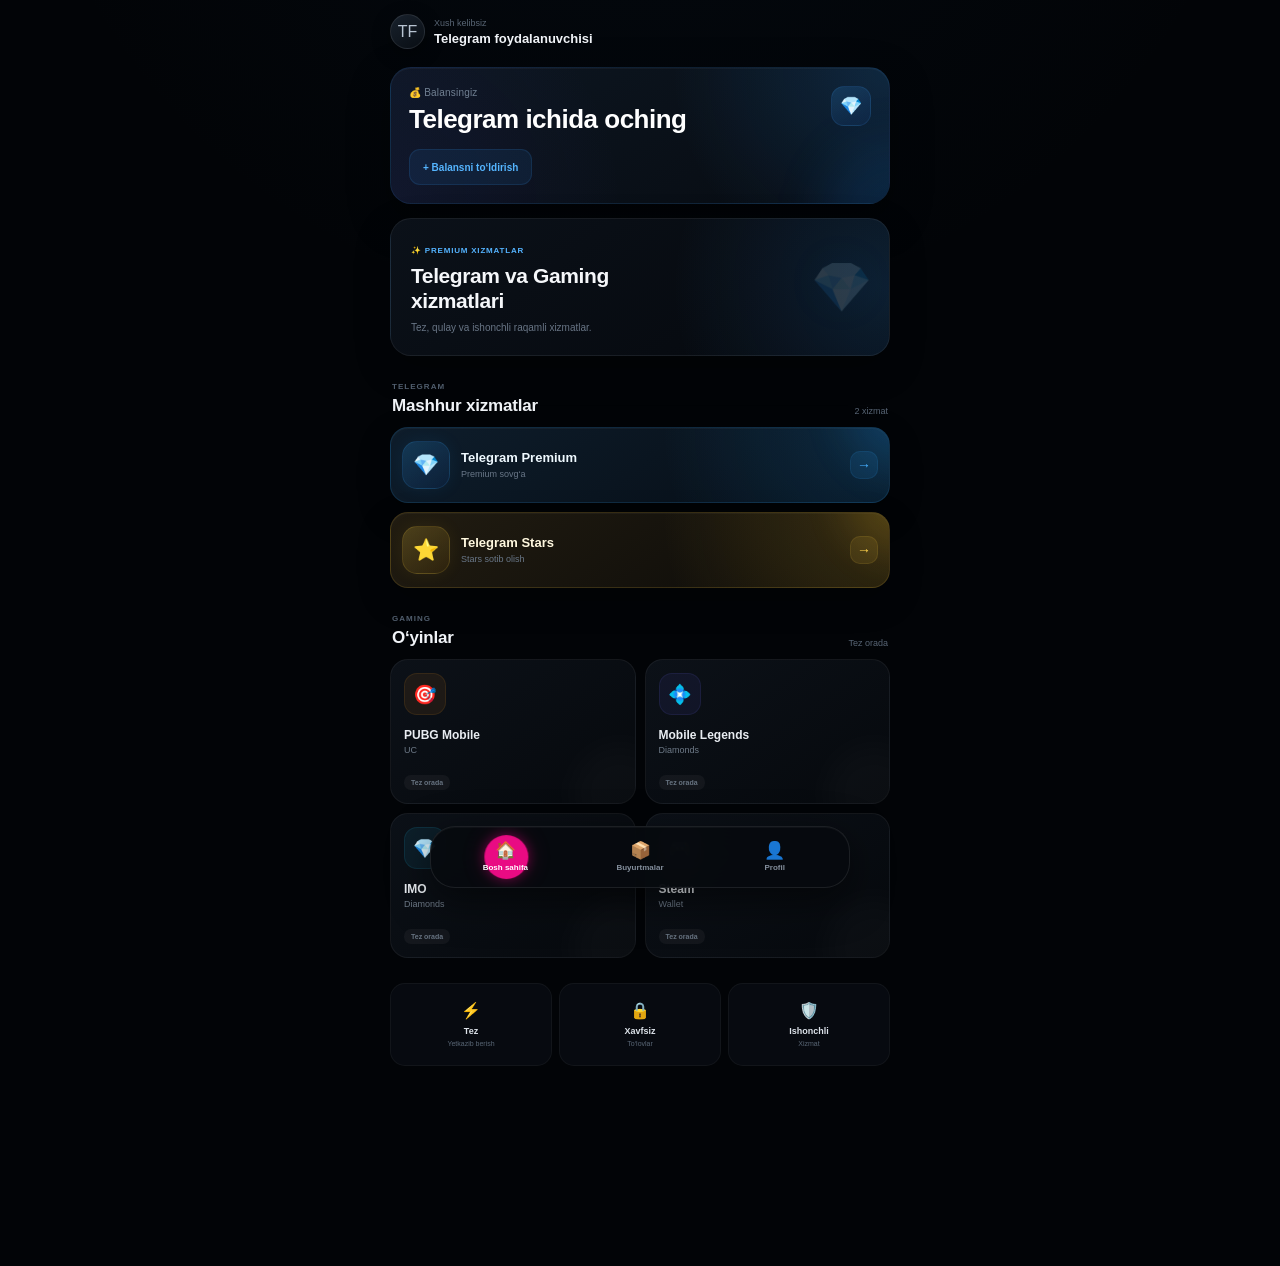
<file: index.html>
<!DOCTYPE html>
<html lang="uz">
<head>
    <meta charset="UTF-8">

    <meta
        name="viewport"
        content="width=device-width, initial-scale=1.0, maximum-scale=1.0, user-scalable=no"
    >

    <meta name="theme-color" content="#0b1118">

    <title>Premium Shop</title>

    <!-- Telegram Mini App -->
    <script src="https://telegram.org/js/telegram-web-app.js"></script>

    <!-- Main CSS -->
    <link rel="stylesheet" href="style.css?v=24">
</head>

<body>

    <!-- BACKGROUND -->
    <div class="animated-bg" aria-hidden="true">
        <div class="bg-orb bg-orb-1"></div>
        <div class="bg-orb bg-orb-2"></div>
        <div class="bg-orb bg-orb-3"></div>
    </div>

    <!-- APP -->
    <main class="app">

        <!-- HOME PAGE -->
        <section id="homePage" class="page active-page">

            <!-- TOP HEADER -->
            <header class="top-header">
                <div class="profile-mini">
                    <div class="user-avatar" id="userAvatar">👤</div>

                    <div class="user-info">
                        <span>Xush kelibsiz</span>
                        <strong id="userName">Telegram foydalanuvchisi</strong>
                    </div>
                </div>

                <button
                    type="button"
                    class="notification-button"
                    id="notificationButton"
                    aria-label="Bildirishnomalar"
                >
                    🔔
                </button>
            </header>

            <!-- WALLET CARD -->
            <section class="wallet-card">
                <div class="wallet-glow"></div>

                <div class="wallet-top">
                    <div>
                        <span class="wallet-label">💰 Balansingiz</span>
                        <div class="wallet-balance" id="userBalance">0 so'm</div>
                    </div>

                    <div class="wallet-icon">💎</div>
                </div>

                <button
                    type="button"
                    class="wallet-button"
                    id="addBalanceButton"
                >
                    + Balansni to‘ldirish
                </button>
            </section>

            <!-- HERO -->
            <section class="hero-card">
                <div class="hero-content">
                    <span class="hero-badge">✨ PREMIUM XIZMATLAR</span>

                    <h1>
                        Telegram va Gaming
                        <br>
                        xizmatlari
                    </h1>

                    <p>Tez, qulay va ishonchli raqamli xizmatlar.</p>
                </div>

                <div class="hero-decoration" aria-hidden="true">💎</div>
            </section>

            <!-- TELEGRAM SERVICES -->
            <section class="services-section">
                <div class="section-heading">
                    <div>
                        <span class="section-kicker">TELEGRAM</span>
                        <h2>Mashhur xizmatlar</h2>
                    </div>

                    <span class="section-count">2 xizmat</span>
                </div>

                <div class="service-grid">

                    <!-- PREMIUM -->
                    <button
                        type="button"
                        class="service-card premium-service"
                        id="premiumButton"
                    >
                        <div class="service-icon">💎</div>

                        <div class="service-content">
                            <strong>Telegram Premium</strong>
                            <span>Premium sovg‘a</span>
                        </div>

                        <div class="service-arrow">→</div>
                    </button>

                    <!-- STARS -->
                    <button
                        type="button"
                        class="service-card stars-service"
                        id="starsButton"
                    >
                        <div class="service-icon">⭐</div>

                        <div class="service-content">
                            <strong>Telegram Stars</strong>
                            <span>Stars sotib olish</span>
                        </div>

                        <div class="service-arrow">→</div>
                    </button>

                </div>
            </section>

            <!-- GAMING -->
            <section class="services-section gaming-section">
                <div class="section-heading">
                    <div>
                        <span class="section-kicker">GAMING</span>
                        <h2>O‘yinlar</h2>
                    </div>

                    <span class="section-count">Tez orada</span>
                </div>

                <div class="gaming-grid">

                    <button
                        type="button"
                        class="gaming-card coming-soon"
                        data-service="PUBG UC"
                    >
                        <div class="gaming-icon pubg-icon">🎯</div>
                        <strong>PUBG Mobile</strong>
                        <span>UC</span>
                        <small>Tez orada</small>
                    </button>

                    <button
                        type="button"
                        class="gaming-card coming-soon"
                        data-service="MLBB Diamonds"
                    >
                        <div class="gaming-icon mlbb-icon">💠</div>
                        <strong>Mobile Legends</strong>
                        <span>Diamonds</span>
                        <small>Tez orada</small>
                    </button>

                    <button
                        type="button"
                        class="gaming-card coming-soon"
                        data-service="IMO Diamonds"
                    >
                        <div class="gaming-icon imo-icon">💎</div>
                        <strong>IMO</strong>
                        <span>Diamonds</span>
                        <small>Tez orada</small>
                    </button>

                    <button
                        type="button"
                        class="gaming-card coming-soon"
                        data-service="Steam Wallet"
                    >
                        <div class="gaming-icon steam-icon">🎮</div>
                        <strong>Steam</strong>
                        <span>Wallet</span>
                        <small>Tez orada</small>
                    </button>

                </div>
            </section>

            <!-- TRUST FEATURES -->
            <section class="trust-section">

                <div class="trust-item">
                    <div class="trust-icon">⚡</div>
                    <div>
                        <strong>Tez</strong>
                        <span>Yetkazib berish</span>
                    </div>
                </div>

                <div class="trust-item">
                    <div class="trust-icon">🔒</div>
                    <div>
                        <strong>Xavfsiz</strong>
                        <span>To‘lovlar</span>
                    </div>
                </div>

                <div class="trust-item">
                    <div class="trust-icon">🛡️</div>
                    <div>
                        <strong>Ishonchli</strong>
                        <span>Xizmat</span>
                    </div>
                </div>

            </section>
        </section>

        <!-- ORDERS PAGE -->
        <section
            id="ordersPage"
            class="page"
            style="display: none;"
        >
            <div class="page-header">
                <button
                    type="button"
                    class="page-back-button"
                    id="ordersBackButton"
                    aria-label="Orqaga"
                >
                    ‹
                </button>

                <div>
                    <span class="section-kicker">HISTORY</span>
                    <h1>Mening buyurtmalarim</h1>
                </div>
            </div>

            <div id="ordersContent" class="orders-container">
                <div class="orders-loading">
                    ⏳ Buyurtmalar yuklanmoqda...
                </div>
            </div>
        </section>

        <!-- PROFILE PAGE -->
        <section
            id="profilePage"
            class="page"
            style="display: none;"
        >
            <div class="page-header profile-page-header">
                <div>
                    <span class="section-kicker">ACCOUNT</span>
                    <h1>Profil</h1>
                </div>
            </div>

            <!-- PROFILE CARD -->
            <section class="profile-card">
                <div class="profile-avatar" id="profileAvatar">👤</div>

                <div class="profile-details">
                    <strong id="profileName">Telegram foydalanuvchisi</strong>
                    <span id="profileUsername">@username</span>
                </div>
            </section>

            <!-- PROFILE BALANCE -->
            <section class="profile-balance-card">
                <div>
                    <span>💰 Balans</span>
                    <strong id="profileBalance">0 so'm</strong>
                </div>

                <button
                    type="button"
                    id="profileAddBalanceButton"
                    aria-label="Balansni to‘ldirish"
                >
                    +
                </button>
            </section>

            <!-- PROFILE MENU -->
            <div class="profile-menu">

                <button
                    type="button"
                    class="profile-menu-item"
                    id="profileOrdersButton"
                >
                    <div class="menu-icon orders-menu-icon">📦</div>

                    <div class="menu-content">
                        <strong>Mening buyurtmalarim</strong>
                        <span>Buyurtmalar tarixini ko‘rish</span>
                    </div>

                    <span class="menu-arrow">→</span>
                </button>

                <button
                    type="button"
                    class="profile-menu-item"
                    id="referralButton"
                >
                    <div class="menu-icon referral-menu-icon">🎁</div>

                    <div class="menu-content">
                        <strong>Referal dasturi</strong>
                        <span>Do‘stlaringizni taklif qiling</span>
                    </div>

                    <span class="menu-arrow">→</span>
                </button>

                <button
                    type="button"
                    class="profile-menu-item"
                    id="supportButton"
                >
                    <div class="menu-icon support-menu-icon">❤️</div>

                    <div class="menu-content">
                        <strong>Loyihani qo‘llab-quvvatlash</strong>
                        <span>Bizni qo‘llab-quvvatlang</span>
                    </div>

                    <span class="menu-arrow">→</span>
                </button>

            </div>
        </section>

        <!-- PRODUCT / CHECKOUT AREA -->
        <section
            id="productsSection"
            class="products-page"
            style="display: none;"
        >
            <div id="products"></div>
        </section>

        <!-- BOTTOM NAVIGATION -->
        <nav
            class="bottom-navigation"
            id="bottomNavigation"
            aria-label="Asosiy navigatsiya"
        >

            <!-- PINK SLIDING INDICATOR -->
            <span
                class="nav-indicator"
                id="navIndicator"
                aria-hidden="true"
            ></span>

            <!-- HOME -->
            <button
                type="button"
                class="nav-item active"
                id="homeNavButton"
                data-page="home"
                aria-label="Bosh sahifa"
                aria-current="page"
            >
                <span class="nav-icon">🏠</span>
                <span class="nav-label">Bosh sahifa</span>
            </button>

            <!-- ORDERS -->
            <button
                type="button"
                class="nav-item"
                id="ordersNavButton"
                data-page="orders"
                aria-label="Buyurtmalar"
            >
                <span class="nav-icon">📦</span>
                <span class="nav-label">Buyurtmalar</span>
            </button>

            <!-- PROFILE -->
            <button
                type="button"
                class="nav-item"
                id="profileNavButton"
                data-page="profile"
                aria-label="Profil"
            >
                <span class="nav-icon">👤</span>
                <span class="nav-label">Profil</span>
            </button>

        </nav>
    </main>

    <!-- APP SCRIPT -->
    <script src="app.js?v=24"></script>

</body>
</html>
</file>
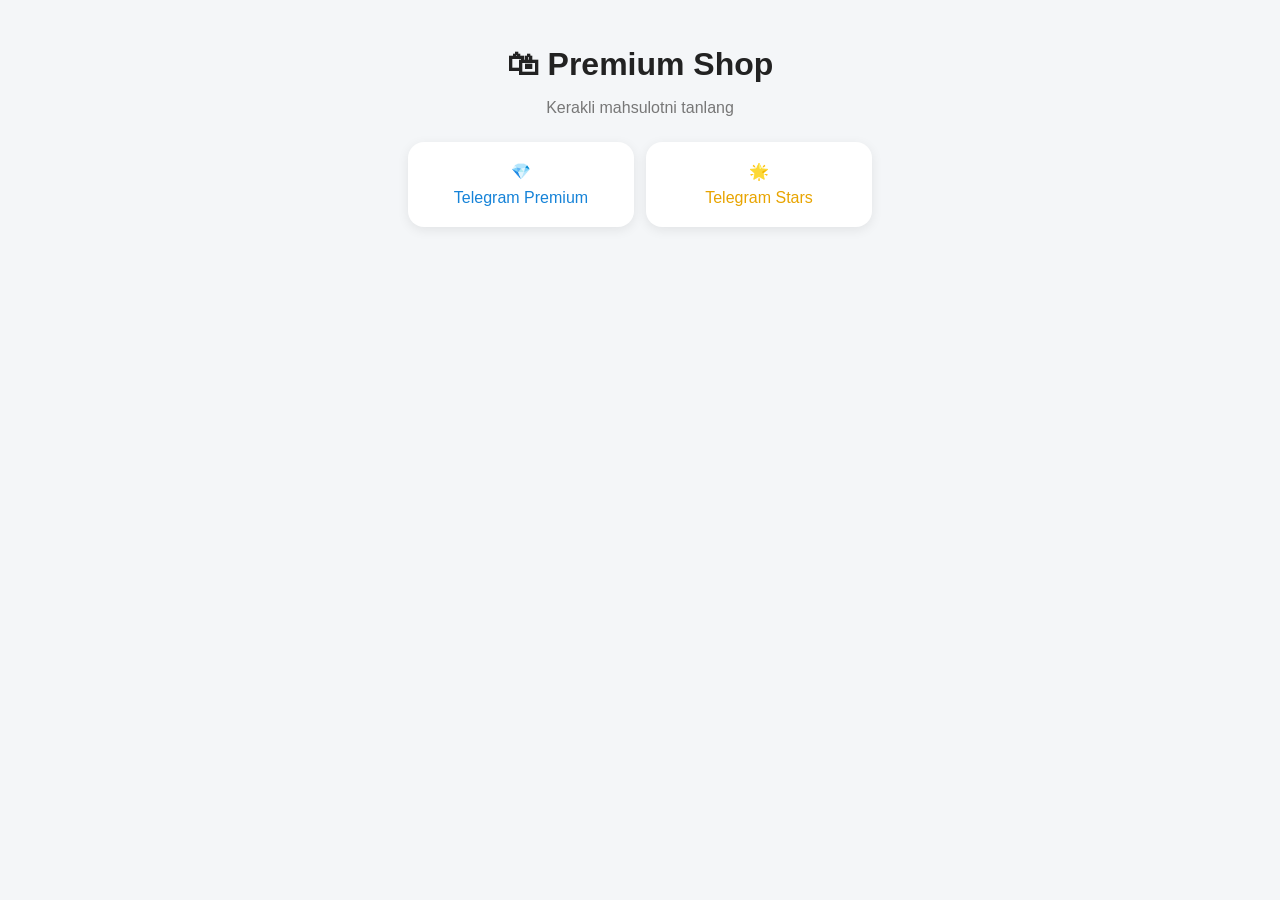
<file: webapp/index.html>
<!DOCTYPE html>
<html lang="uz">
<head>
    <meta charset="UTF-8">
    <meta name="viewport" content="width=device-width, initial-scale=1.0">

    <title>Premium Shop</title>

    <script src="https://telegram.org/js/telegram-web-app.js"></script>

    <link rel="stylesheet" href="style.css">
</head>

<body>

    <div class="container">

        <h1>🛍 Premium Shop</h1>
        <p class="subtitle">Kerakli mahsulotni tanlang</p>

        <div class="categories">

            <button onclick="showPremium()">
                💎
                <span>Telegram Premium</span>
            </button>

            <button onclick="showStars()">
                🌟
                <span>Telegram Stars</span>
            </button>

        </div>


        <div id="products"></div>

    </div>


<script src="app.js?v=2"></script>

</body>
</html>
</file>
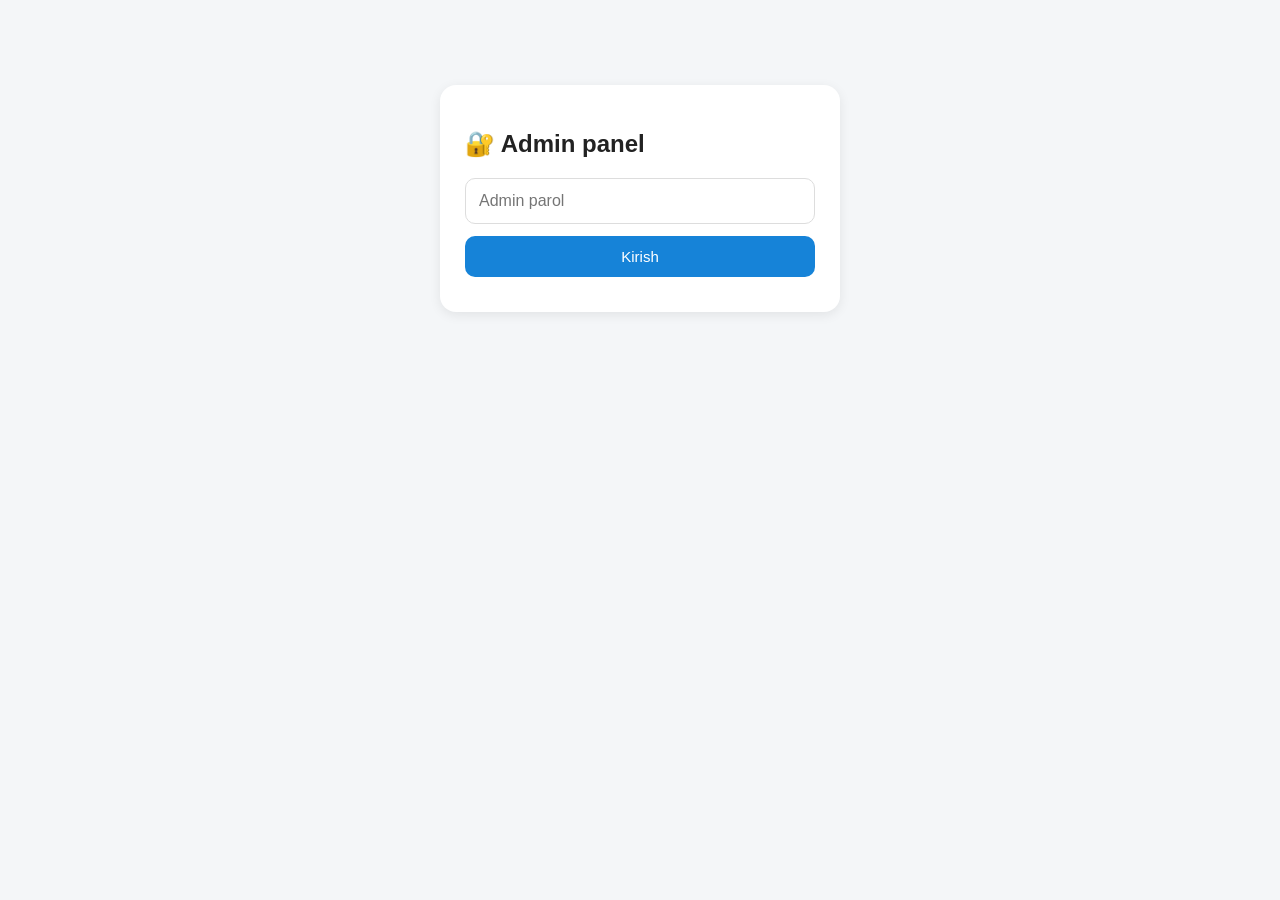
<file: admin.html>
<!DOCTYPE html>
<html lang="uz">
<head>
    <meta charset="UTF-8">
    <meta name="viewport" content="width=device-width, initial-scale=1.0">

    <title>Telegram Shop — Admin</title>

    <style>
        * {
            box-sizing: border-box;
        }

        body {
            margin: 0;
            font-family: Arial, sans-serif;
            background: #f4f6f8;
            color: #222;
        }

        .container {
            max-width: 900px;
            margin: auto;
            padding: 25px 18px;
        }

        h1 {
            text-align: center;
        }

        .login {
            max-width: 400px;
            margin: 60px auto;
            background: white;
            padding: 25px;
            border-radius: 16px;
            box-shadow: 0 3px 12px rgba(0,0,0,0.08);
        }

        input {
            width: 100%;
            padding: 13px;
            margin-bottom: 12px;
            border: 1px solid #ddd;
            border-radius: 10px;
            font-size: 16px;
        }

        button {
            border: none;
            border-radius: 10px;
            padding: 12px 16px;
            cursor: pointer;
            font-size: 15px;
        }

        .login-button {
            width: 100%;
            background: #1683d8;
            color: white;
        }

        .order {
            background: white;
            margin: 15px 0;
            padding: 18px;
            border-radius: 16px;
            box-shadow: 0 3px 12px rgba(0,0,0,0.08);
        }

        .status-buttons {
            display: flex;
            flex-wrap: wrap;
            gap: 8px;
            margin-top: 15px;
        }

        .refresh {
            background: #1683d8;
            color: white;
            margin-bottom: 10px;
        }

        .hidden {
            display: none;
        }

        .error {
            color: #d33;
            margin-top: 10px;
        }
    </style>
</head>

<body>

<div class="container">

    <div id="loginBox" class="login">

        <h2>🔐 Admin panel</h2>

        <input
            type="password"
            id="adminKey"
            placeholder="Admin parol"
        >

        <button
            class="login-button"
            onclick="login()"
        >
            Kirish
        </button>

        <div id="loginError" class="error"></div>

    </div>


    <div id="adminPanel" class="hidden">

        <h1>🛒 Telegram Shop</h1>

        <button
            class="refresh"
            onclick="loadOrders()"
        >
            🔄 Yangilash
        </button>

        <div id="orders"></div>

    </div>

</div>


<script>

const API_URL = "https://telegram-shop-co3o.onrender.com";

let adminKey = "";


function login() {

    const key = document
        .getElementById("adminKey")
        .value
        .trim();

    if (!key) {

        document.getElementById("loginError").textContent =
            "Parolni kiriting.";

        return;
    }

    adminKey = key;

    document
        .getElementById("loginBox")
        .classList.add("hidden");

    document
        .getElementById("adminPanel")
        .classList.remove("hidden");

    loadOrders();
}


async function loadOrders() {

    const ordersDiv =
        document.getElementById("orders");

    ordersDiv.innerHTML =
        "<p>⏳ Buyurtmalar yuklanmoqda...</p>";

    try {

        const response = await fetch(
            API_URL +
            "/orders?admin_key=" +
            encodeURIComponent(adminKey)
        );

        const data = await response.json();

        if (!response.ok) {
            throw new Error("Server xatosi: " + response.status);
        }

        if (!data.ok) {
            throw new Error(
                data.message || "Buyurtmalarni olishda xato"
            );
        }

        if (data.orders.length === 0) {

            ordersDiv.innerHTML =
                "<p>Hozircha buyurtmalar yo‘q.</p>";

            return;
        }

        ordersDiv.innerHTML =
            data.orders.map(function(order) {

                return `
                    <div class="order">

                        <h3>
                            🛒 Buyurtma #${order.id}
                        </h3>

                        <p>
                            👤 User ID:
                            <b>${order.user_id}</b>
                        </p>

                        <p>
                            📦 Mahsulot:
                            <b>${order.product}</b>
                        </p>

                        <p>
                            💰 Narx:
                            <b>
                                ${order.amount.toLocaleString("uz-UZ")}
                                so'm
                            </b>
                        </p>

                        <p>
                            📌 Status:
                            <b>${order.status}</b>
                        </p>

                        <div class="status-buttons">

                            <button
                                onclick="changeStatus(${order.id}, 'pending')">
                                🟡 Kutilmoqda
                            </button>

                            <button
                                onclick="changeStatus(${order.id}, 'paid')">
                                🟢 To‘landi
                            </button>

                            <button
                                onclick="changeStatus(${order.id}, 'processing')">
                                🔵 Jarayonda
                            </button>

                            <button
                                onclick="changeStatus(${order.id}, 'completed')">
                                ✅ Bajarildi
                            </button>

                            <button
                                onclick="changeStatus(${order.id}, 'cancelled')">
                                ❌ Bekor qilindi
                            </button>

                        </div>

                    </div>
                `;

            }).join("");

    } catch (error) {

        console.error(error);

        ordersDiv.innerHTML =
            "<p>❌ " + error.message + "</p>";
    }
}


async function changeStatus(orderId, status) {

    try {

        const response = await fetch(
            API_URL +
            "/orders/" +
            orderId +
            "/status?admin_key=" +
            encodeURIComponent(adminKey),
            {
                method: "PUT",

                headers: {
                    "Content-Type": "application/json"
                },

                body: JSON.stringify({
                    status: status
                })
            }
        );

        const data = await response.json();

        if (!response.ok) {
            throw new Error(
                "Server xatosi: " + response.status
            );
        }

        if (!data.ok) {
            throw new Error(
                data.message || "Statusni o‘zgartirib bo‘lmadi"
            );
        }

        alert("✅ Status o‘zgartirildi");

        loadOrders();

    } catch (error) {

        console.error(error);

        alert("❌ " + error.message);
    }
}

</script>

</body>
</html>
</file>
<file: style.css>
/* =========================================================
   TELEGRAM SHOP — PREMIUM DARK UI
   ========================================================= */

:root {
    --bg: #020407;
    --bg-secondary: #05080d;

    --card: rgba(11, 15, 21, 0.94);
    --card-light: rgba(16, 21, 29, 0.96);

    --border: rgba(255, 255, 255, 0.065);
    --border-light: rgba(255, 255, 255, 0.10);

    --text: #f5f7fa;
    --text-secondary: #a5afbc;
    --text-muted: #657180;

    --blue: #2ea8ff;
    --blue-dark: #1677ff;

    --gold: #ffd43b;
    --gold-dark: #ffb300;

    --green: #32d74b;
    --red: #ff453a;

    --radius: 18px;
}


/* =========================================================
   RESET
   ========================================================= */

* {
    box-sizing: border-box;
    margin: 0;
    padding: 0;

    -webkit-tap-highlight-color: transparent;
}

html {
    width: 100%;
    min-height: 100%;

    background: var(--bg);
}

body {
    width: 100%;
    min-height: 100vh;

    margin: 0;

    background:
        radial-gradient(
            circle at 50% -25%,
            rgba(25, 75, 125, 0.08),
            transparent 38%
        ),
        #020407;

    color: var(--text);

    font-family:
        -apple-system,
        BlinkMacSystemFont,
        "SF Pro Display",
        "SF Pro Text",
        "Segoe UI",
        Roboto,
        Arial,
        sans-serif;

    overflow-x: hidden;
}


/* =========================================================
   BACKGROUND
   ========================================================= */

.animated-bg {
    position: fixed;

    inset: 0;

    z-index: -1;

    overflow: hidden;

    pointer-events: none;

    background: #020407;
}

.bg-orb {
    position: absolute;

    border-radius: 50%;

    filter: blur(90px);

    opacity: 0.08;
}

.bg-orb-1 {
    width: 240px;
    height: 240px;

    top: -140px;
    left: -100px;

    background: #168cff;
}

.bg-orb-2 {
    width: 220px;
    height: 220px;

    right: -130px;
    top: 25%;

    background: #6b42ff;

    opacity: 0.045;
}

.bg-orb-3 {
    width: 200px;
    height: 200px;

    bottom: -120px;
    left: 25%;

    background: #0f8fff;

    opacity: 0.035;
}


/* =========================================================
   MAIN APP
   ========================================================= */

.app {
    position: relative;

    width: 100%;
    max-width: 540px;

    min-height: 100vh;

    margin: 0 auto;

    padding:
        calc(14px + env(safe-area-inset-top))
        15px
        calc(88px + env(safe-area-inset-bottom));
}


/* =========================================================
   PAGES
   ========================================================= */

.page {
    width: 100%;

    animation: pageAppear 0.22s ease;
}

.active-page {
    display: block;
}

@keyframes pageAppear {
    from {
        opacity: 0;
        transform: translateY(5px);
    }

    to {
        opacity: 1;
        transform: translateY(0);
    }
}


/* =========================================================
   TOP HEADER
   ========================================================= */

.top-header {
    display: flex;

    align-items: center;
    justify-content: space-between;

    width: 100%;

    margin-bottom: 18px;
}


/* =========================================================
   MINI PROFILE
   ========================================================= */

.profile-mini {
    display: flex;

    align-items: center;

    gap: 9px;

    min-width: 0;
}


/* SMALL AVATAR */

.user-avatar {
    display: flex;

    align-items: center;
    justify-content: center;

    width: 35px;
    height: 35px;

    min-width: 35px;
    min-height: 35px;

    overflow: hidden;

    border-radius: 50%;

    background:
        linear-gradient(
            145deg,
            #18212c,
            #0a0f15
        );

    border: 1px solid rgba(255,255,255,0.09);

    color: #b8c4d2;

    font-size: 16px;

    box-shadow:
        0 5px 18px rgba(0,0,0,0.35);
}

.user-avatar img {
    width: 100%;
    height: 100%;

    object-fit: cover;

    border-radius: 50%;
}


/* USER TEXT */

.user-info {
    display: flex;

    flex-direction: column;

    justify-content: center;

    min-width: 0;
}

.user-info span {
    display: block;

    font-size: 9px;

    line-height: 12px;

    color: #596675;

    margin-bottom: 1px;
}

.user-info strong {
    display: block;

    max-width: 210px;

    overflow: hidden;

    white-space: nowrap;

    text-overflow: ellipsis;

    font-size: 13px;

    line-height: 17px;

    font-weight: 750;

    color: #f1f4f8;
}


/* =========================================================
   NOTIFICATION BUTTON
   ========================================================= */

.notification-button {
    display: flex;

    align-items: center;
    justify-content: center;

    width: 36px;
    height: 36px;

    border-radius: 12px;

    border: 1px solid rgba(255,255,255,0.065);

    background:
        rgba(255,255,255,0.035);

    color: #aeb8c4;

    font-size: 15px;

    cursor: pointer;

    transition:
        transform 0.18s ease,
        background 0.18s ease;
}

.notification-button:active {
    transform: scale(0.91);
}

.notification-button:hover {
    background: rgba(255,255,255,0.06);
}


/* =========================================================
   WALLET
   ========================================================= */

.wallet-card {
    position: relative;

    overflow: hidden;

    width: 100%;

    padding: 18px;

    margin-bottom: 14px;

    border-radius: 21px;

    background:
        radial-gradient(
            circle at 100% 0%,
            rgba(43,155,255,0.18),
            transparent 42%
        ),
        radial-gradient(
            circle at 0% 100%,
            rgba(85,54,220,0.08),
            transparent 45%
        ),
        linear-gradient(
            145deg,
            #0d1722,
            #070b11
        );

    border: 1px solid rgba(62,158,255,0.12);

    box-shadow:
        0 15px 40px rgba(0,0,0,0.35),
        inset 0 1px rgba(255,255,255,0.035);
}

.wallet-glow {
    position: absolute;

    width: 150px;
    height: 150px;

    right: -85px;
    bottom: -90px;

    border-radius: 50%;

    background: rgba(30,143,255,0.13);

    filter: blur(25px);

    pointer-events: none;
}

.wallet-top {
    position: relative;

    z-index: 2;

    display: flex;

    align-items: flex-start;

    justify-content: space-between;
}

.wallet-label {
    display: block;

    font-size: 10px;

    line-height: 14px;

    color: #718092;

    letter-spacing: 0.02em;
}

.wallet-balance {
    margin-top: 4px;

    font-size: 26px;

    line-height: 31px;

    font-weight: 800;

    letter-spacing: -0.5px;

    color: #ffffff;
}

.wallet-icon {
    display: flex;

    align-items: center;
    justify-content: center;

    width: 40px;
    height: 40px;

    border-radius: 13px;

    background:
        linear-gradient(
            145deg,
            rgba(53,165,255,0.18),
            rgba(47,102,255,0.07)
        );

    border: 1px solid rgba(65,166,255,0.12);

    font-size: 18px;
}

.wallet-button {
    position: relative;

    z-index: 2;

    margin-top: 14px;

    height: 36px;

    padding: 0 13px;

    border-radius: 11px;

    border: 1px solid rgba(57,164,255,0.13);

    background:
        rgba(43,157,255,0.09);

    color: #55b5ff;

    font-size: 10px;

    font-weight: 700;

    cursor: pointer;

    transition:
        transform 0.18s ease,
        background 0.18s ease;
}

.wallet-button:active {
    transform: scale(0.96);
}

.wallet-button:hover {
    background: rgba(43,157,255,0.15);
}


/* =========================================================
   HERO
   ========================================================= */

.hero-card {
    position: relative;

    overflow: hidden;

    display: flex;

    align-items: center;

    justify-content: space-between;

    min-height: 132px;

    padding: 20px;

    margin-bottom: 25px;

    border-radius: 21px;

    background:
        radial-gradient(
            circle at 100% 50%,
            rgba(55,159,255,0.15),
            transparent 43%
        ),
        linear-gradient(
            145deg,
            #0b1119,
            #05080d
        );

    border: 1px solid rgba(255,255,255,0.065);

    box-shadow:
        0 13px 35px rgba(0,0,0,0.28);
}

.hero-content {
    position: relative;

    z-index: 2;

    max-width: 78%;
}

.hero-badge {
    display: inline-block;

    margin-bottom: 8px;

    font-size: 8px;

    font-weight: 800;

    letter-spacing: 0.10em;

    color: #54b3ff;
}

.hero-card h1 {
    font-size: 21px;

    line-height: 25px;

    letter-spacing: -0.4px;

    font-weight: 800;

    color: #f5f7fa;
}

.hero-card p {
    margin-top: 7px;

    font-size: 10px;

    line-height: 15px;

    color: #687585;
}

.hero-decoration {
    position: absolute;

    right: 17px;

    top: 50%;

    transform: translateY(-50%);

    font-size: 49px;

    opacity: 0.15;

    filter:
        drop-shadow(
            0 0 25px rgba(50,160,255,0.35)
        );
}


/* =========================================================
   SECTION HEADINGS
   ========================================================= */

.services-section {
    width: 100%;

    margin-bottom: 25px;
}

.section-heading {
    display: flex;

    align-items: flex-end;

    justify-content: space-between;

    margin-bottom: 11px;

    padding: 0 2px;
}

.section-kicker {
    display: block;

    margin-bottom: 3px;

    font-size: 8px;

    line-height: 11px;

    font-weight: 800;

    letter-spacing: 0.13em;

    color: #536171;
}

.section-heading h2 {
    font-size: 17px;

    line-height: 21px;

    font-weight: 800;

    letter-spacing: -0.2px;

    color: #f1f4f8;
}

.section-count {
    font-size: 9px;

    color: #586575;

    white-space: nowrap;
}


/* =========================================================
   TELEGRAM SERVICE GRID
   ========================================================= */

.service-grid {
    display: flex;

    flex-direction: column;

    gap: 9px;
}


/* =========================================================
   SERVICE CARD BASE
   ========================================================= */

.service-card {
    position: relative;

    display: flex;

    align-items: center;

    width: 100%;

    min-height: 72px;

    padding: 10px 11px;

    border-radius: 18px;

    overflow: hidden;

    border: 1px solid rgba(255,255,255,0.065);

    cursor: pointer;

    text-align: left;

    font-family: inherit;

    transition:
        transform 0.18s ease,
        border-color 0.18s ease,
        box-shadow 0.18s ease;
}

.service-card:active {
    transform: scale(0.975);
}


/* SERVICE ICON */

.service-icon {
    position: relative;

    z-index: 2;

    display: flex;

    align-items: center;
    justify-content: center;

    width: 48px;
    height: 48px;

    min-width: 48px;

    margin-right: 11px;

    border-radius: 15px;

    font-size: 21px;

    border: 1px solid rgba(255,255,255,0.07);
}


/* SERVICE TEXT */

.service-content {
    position: relative;

    z-index: 2;

    flex: 1;

    min-width: 0;

    display: flex;

    flex-direction: column;
}

.service-content strong {
    display: block;

    overflow: hidden;

    white-space: nowrap;

    text-overflow: ellipsis;

    font-size: 13px;

    line-height: 17px;

    font-weight: 800;
}

.service-content span {
    display: block;

    margin-top: 2px;

    font-size: 9px;

    line-height: 13px;

    color: #697788;
}


/* SERVICE ARROW */

.service-arrow {
    position: relative;

    z-index: 2;

    display: flex;

    align-items: center;
    justify-content: center;

    width: 28px;
    height: 28px;

    min-width: 28px;

    margin-left: 8px;

    border-radius: 10px;

    font-size: 14px;

    transition:
        transform 0.18s ease;
}

.service-card:hover .service-arrow {
    transform: translateX(2px);
}


/* =========================================================
   PREMIUM SERVICE
   ========================================================= */

.premium-service {
    background:
        radial-gradient(
            circle at 100% 0%,
            rgba(40,166,255,0.18),
            transparent 45%
        ),
        linear-gradient(
            145deg,
            #0e1d2b,
            #060d15
        );

    border-color: rgba(54,171,255,0.14);

    box-shadow:
        0 12px 32px rgba(0,0,0,0.30),
        inset 0 1px rgba(255,255,255,0.035);
}

.premium-service::after {
    content: "";

    position: absolute;

    width: 130px;
    height: 130px;

    right: -85px;
    top: -85px;

    border-radius: 50%;

    background: rgba(36,164,255,0.13);

    filter: blur(20px);
}

.premium-service .service-icon {
    background:
        linear-gradient(
            145deg,
            rgba(46,170,255,0.20),
            rgba(26,100,255,0.08)
        );

    border-color: rgba(57,171,255,0.14);

    box-shadow:
        0 0 18px rgba(35,148,255,0.08);
}

.premium-service .service-content strong {
    color: #eff9ff;
}

.premium-service .service-arrow {
    background: rgba(45,166,255,0.11);

    border: 1px solid rgba(54,170,255,0.10);

    color: #46afff;
}

.premium-service:hover {
    border-color: rgba(54,171,255,0.27);

    box-shadow:
        0 15px 38px rgba(0,0,0,0.38),
        0 0 30px rgba(37,145,255,0.07);
}


/* =========================================================
   STARS SERVICE
   ========================================================= */

.stars-service {
    background:
        radial-gradient(
            circle at 100% 0%,
            rgba(255,204,55,0.18),
            transparent 45%
        ),
        linear-gradient(
            145deg,
            #211c11,
            #0b0a08
        );

    border-color: rgba(255,204,64,0.14);

    box-shadow:
        0 12px 32px rgba(0,0,0,0.30),
        inset 0 1px rgba(255,255,255,0.035);
}

.stars-service::after {
    content: "";

    position: absolute;

    width: 130px;
    height: 130px;

    right: -85px;
    top: -85px;

    border-radius: 50%;

    background: rgba(255,198,43,0.12);

    filter: blur(20px);
}

.stars-service .service-icon {
    background:
        linear-gradient(
            145deg,
            rgba(255,212,69,0.20),
            rgba(255,165,0,0.07)
        );

    border-color: rgba(255,210,69,0.14);

    box-shadow:
        0 0 18px rgba(255,194,42,0.07);
}

.stars-service .service-content strong {
    color: #fff8df;
}

.stars-service .service-arrow {
    background: rgba(255,205,59,0.10);

    border: 1px solid rgba(255,208,67,0.10);

    color: #ffd34c;
}

.stars-service:hover {
    border-color: rgba(255,205,66,0.27);

    box-shadow:
        0 15px 38px rgba(0,0,0,0.38),
        0 0 30px rgba(255,193,38,0.06);
}


/* =========================================================
   GAMING GRID
   ========================================================= */

.gaming-section {
    margin-top: 4px;
}

.gaming-grid {
    display: grid;

    grid-template-columns: repeat(2, minmax(0, 1fr));

    gap: 9px;
}


/* =========================================================
   GAMING CARD
   ========================================================= */

.gaming-card {
    position: relative;

    display: flex;

    flex-direction: column;

    align-items: flex-start;

    min-height: 137px;

    padding: 13px;

    overflow: hidden;

    border-radius: 18px;

    border: 1px solid rgba(255,255,255,0.055);

    background:
        linear-gradient(
            145deg,
            #0c1118,
            #06090d
        );

    color: #ffffff;

    font-family: inherit;

    text-align: left;

    cursor: pointer;

    transition:
        transform 0.18s ease,
        border-color 0.18s ease;
}

.gaming-card:active {
    transform: scale(0.97);
}

.gaming-card::after {
    content: "";

    position: absolute;

    right: -35px;
    bottom: -40px;

    width: 100px;
    height: 100px;

    border-radius: 50%;

    background: rgba(255,255,255,0.025);

    filter: blur(15px);
}

.gaming-icon {
    position: relative;

    z-index: 2;

    display: flex;

    align-items: center;
    justify-content: center;

    width: 42px;
    height: 42px;

    margin-bottom: 12px;

    border-radius: 13px;

    font-size: 19px;

    background: rgba(255,255,255,0.045);

    border: 1px solid rgba(255,255,255,0.06);
}

.gaming-card strong {
    position: relative;

    z-index: 2;

    font-size: 12px;

    line-height: 16px;

    font-weight: 750;

    color: #e9edf2;
}

.gaming-card > span {
    position: relative;

    z-index: 2;

    margin-top: 2px;

    font-size: 9px;

    color: #6e7a88;
}

.gaming-card small {
    position: relative;

    z-index: 2;

    margin-top: auto;

    padding: 4px 7px;

    border-radius: 7px;

    background: rgba(255,255,255,0.045);

    color: #687482;

    font-size: 7px;

    font-weight: 700;
}


/* GAMING COLORS */

.pubg-icon {
    background: rgba(255,155,30,0.08);

    border-color: rgba(255,155,30,0.10);
}

.mlbb-icon {
    background: rgba(100,100,255,0.08);

    border-color: rgba(120,110,255,0.10);
}

.imo-icon {
    background: rgba(35,200,255,0.08);

    border-color: rgba(35,200,255,0.10);
}

.steam-icon {
    background: rgba(70,100,150,0.10);

    border-color: rgba(80,110,160,0.12);
}


/* =========================================================
   TRUST SECTION
   ========================================================= */

.trust-section {
    display: grid;

    grid-template-columns: repeat(3, 1fr);

    gap: 7px;

    margin-top: 2px;
}

.trust-item {
    display: flex;

    flex-direction: column;

    align-items: center;

    justify-content: center;

    min-height: 83px;

    padding: 8px 4px;

    border-radius: 15px;

    background:
        rgba(10,14,20,0.78);

    border: 1px solid rgba(255,255,255,0.045);

    text-align: center;
}

.trust-icon {
    margin-bottom: 5px;

    font-size: 16px;
}

.trust-item strong {
    display: block;

    font-size: 9px;

    line-height: 13px;

    color: #dce2e9;
}

.trust-item span {
    display: block;

    margin-top: 1px;

    font-size: 7px;

    line-height: 10px;

    color: #596675;
}


/* =========================================================
   PAGE HEADER
   ========================================================= */

.page-header {
    display: flex;

    align-items: center;

    gap: 11px;

    margin-bottom: 19px;
}

.page-header h1 {
    font-size: 21px;

    line-height: 25px;

    font-weight: 800;

    letter-spacing: -0.4px;

    color: #f3f6fa;
}

.page-back-button {
    display: flex;

    align-items: center;
    justify-content: center;

    width: 37px;
    height: 37px;

    min-width: 37px;

    border-radius: 12px;

    border: 1px solid rgba(255,255,255,0.065);

    background:
        rgba(255,255,255,0.035);

    color: #c2cbd5;

    font-size: 24px;

    line-height: 1;

    cursor: pointer;

    transition:
        transform 0.18s ease,
        background 0.18s ease;
}

.page-back-button:active {
    transform: scale(0.91);
}


/* =========================================================
   PROFILE PAGE
   ========================================================= */

.profile-page-header {
    margin-bottom: 15px;
}


/* =========================================================
   PROFILE CARD
   ========================================================= */

.profile-card {
    display: flex;

    align-items: center;

    gap: 11px;

    width: 100%;

    min-height: 66px;

    padding: 11px 13px;

    margin-bottom: 10px;

    border-radius: 18px;

    background:
        linear-gradient(
            145deg,
            #0d131b,
            #070a0f
        );

    border: 1px solid rgba(255,255,255,0.065);

    box-shadow:
        0 9px 28px rgba(0,0,0,0.25);
}


/* PROFILE AVATAR */

.profile-avatar {
    display: flex;

    align-items: center;
    justify-content: center;

    width: 38px !important;
    height: 38px !important;

    min-width: 38px !important;
    min-height: 38px !important;

    overflow: hidden;

    border-radius: 50%;

    background:
        linear-gradient(
            145deg,
            #192330,
            #090e14
        );

    border: 1px solid rgba(255,255,255,0.09);

    color: #b6c2cf;

    font-size: 17px;
}

.profile-avatar img {
    width: 100%;
    height: 100%;

    object-fit: cover;

    border-radius: 50%;
}


/* PROFILE NAME */

.profile-details {
    display: flex;

    flex-direction: column;

    justify-content: center;

    min-width: 0;
}

.profile-details strong {
    display: block;

    max-width: 240px;

    overflow: hidden;

    white-space: nowrap;

    text-overflow: ellipsis;

    font-size: 14px;

    line-height: 18px;

    font-weight: 800;

    color: #f2f5f8;
}

.profile-details span {
    display: block;

    margin-top: 1px;

    max-width: 240px;

    overflow: hidden;

    white-space: nowrap;

    text-overflow: ellipsis;

    font-size: 10px;

    line-height: 14px;

    color: #687586;
}


/* =========================================================
   PROFILE BALANCE
   ========================================================= */

.profile-balance-card {
    display: flex;

    align-items: center;

    justify-content: space-between;

    min-height: 69px;

    padding: 13px 14px;

    margin-bottom: 13px;

    border-radius: 17px;

    background:
        radial-gradient(
            circle at 100% 0%,
            rgba(43,157,255,0.13),
            transparent 43%
        ),
        linear-gradient(
            145deg,
            #0d1721,
            #070b10
        );

    border: 1px solid rgba(48,158,255,0.09);
}

.profile-balance-card div {
    display: flex;

    flex-direction: column;
}

.profile-balance-card div span {
    font-size: 9px;

    color: #687586;
}

.profile-balance-card div strong {
    margin-top: 3px;

    font-size: 18px;

    line-height: 22px;

    font-weight: 800;

    color: #ffffff;
}

.profile-balance-card button {
    display: flex;

    align-items: center;
    justify-content: center;

    width: 36px;
    height: 36px;

    border-radius: 11px;

    border: 1px solid rgba(50,160,255,0.13);

    background:
        rgba(44,158,255,0.10);

    color: #4eafff;

    font-size: 20px;

    cursor: pointer;

    transition:
        transform 0.18s ease;
}

.profile-balance-card button:active {
    transform: scale(0.9);
}


/* =========================================================
   PROFILE MENU
   ========================================================= */

.profile-menu {
    display: flex;

    flex-direction: column;

    gap: 8px;
}

.profile-menu-item {
    position: relative;

    display: flex;

    align-items: center;

    width: 100%;

    min-height: 64px;

    padding: 9px 11px;

    border-radius: 17px;

    border: 1px solid rgba(255,255,255,0.06);

    background:
        linear-gradient(
            145deg,
            #0d1219,
            #070a0f
        );

    color: #ffffff;

    text-align: left;

    font-family: inherit;

    cursor: pointer;

    transition:
        transform 0.18s ease,
        border-color 0.18s ease,
        background 0.18s ease;
}

.profile-menu-item:active {
    transform: scale(0.975);
}

.profile-menu-item:hover {
    border-color: rgba(58,158,255,0.16);

    background:
        linear-gradient(
            145deg,
            #101821,
            #080c12
        );
}


/* MENU ICON */

.menu-icon {
    display: flex;

    align-items: center;
    justify-content: center;

    width: 38px;
    height: 38px;

    min-width: 38px;

    margin-right: 10px;

    border-radius: 12px;

    font-size: 17px;

    background: rgba(255,255,255,0.045);

    border: 1px solid rgba(255,255,255,0.055);
}

.orders-menu-icon {
    background: rgba(55,158,255,0.08);

    border-color: rgba(55,158,255,0.10);
}

.referral-menu-icon {
    background: rgba(255,193,48,0.08);

    border-color: rgba(255,193,48,0.10);
}

.support-menu-icon {
    background: rgba(255,75,90,0.07);

    border-color: rgba(255,75,90,0.09);
}


/* MENU CONTENT */

.menu-content {
    flex: 1;

    min-width: 0;

    display: flex;

    flex-direction: column;
}

.menu-content strong {
    display: block;

    overflow: hidden;

    white-space: nowrap;

    text-overflow: ellipsis;

    font-size: 11px;

    line-height: 15px;

    font-weight: 750;

    color: #e9edf2;
}

.menu-content span {
    display: block;

    margin-top: 2px;

    overflow: hidden;

    white-space: nowrap;

    text-overflow: ellipsis;

    font-size: 8px;

    line-height: 12px;

    color: #606d7c;
}

.menu-arrow {
    margin-left: 8px;

    color: #52606e;

    font-size: 15px;
}


/* =========================================================
   ORDERS
   ========================================================= */

.orders-container {
    display: flex;

    flex-direction: column;

    gap: 8px;
}

.orders-loading {
    display: flex;

    align-items: center;
    justify-content: center;

    min-height: 100px;

    border-radius: 17px;

    background:
        rgba(10,14,20,0.8);

    border: 1px solid rgba(255,255,255,0.05);

    color: #697685;

    font-size: 11px;
}

.order-card {
    padding: 14px;

    border-radius: 17px;

    background:
        linear-gradient(
            145deg,
            #0d131a,
            #070a0f
        );

    border: 1px solid rgba(255,255,255,0.055);

    box-shadow:
        0 7px 22px rgba(0,0,0,0.20);
}

.order-title {
    font-size: 12px;

    font-weight: 750;

    color: #e9edf2;
}

.order-meta {
    margin-top: 5px;

    font-size: 9px;

    line-height: 14px;

    color: #647181;
}


/* =========================================================
   PRODUCTS PAGE
   ========================================================= */

.products-page {
    width: 100%;
}

#products {
    display: flex;

    flex-direction: column;

    gap: 9px;
}


/* PRODUCT OPTION */

.product-option {
    width: 100%;

    padding: 14px;

    border-radius: 17px;

    background:
        linear-gradient(
            145deg,
            #0d131a,
            #070a0f
        );

    border: 1px solid rgba(255,255,255,0.06);

    color: #ffffff;

    cursor: pointer;

    transition:
        transform 0.18s ease,
        border-color 0.18s ease,
        box-shadow 0.18s ease;
}

.product-option:active {
    transform: scale(0.975);
}

.product-option.selected {
    border-color: rgba(45,161,255,0.38);

    box-shadow:
        0 0 28px rgba(35,145,255,0.07);

    background:
        linear-gradient(
            145deg,
            #0d1c2a,
            #070d14
        );
}


/* =========================================================
   GENERAL BUTTONS
   ========================================================= */

button {
    font-family: inherit;
}

button:focus {
    outline: none;
}


/* =========================================================
   PRIMARY BUTTON
   ========================================================= */

.primary-button {
    width: 100%;

    min-height: 49px;

    border: 0;

    border-radius: 15px;

    background:
        linear-gradient(
            135deg,
            #2496ff,
            #1169e9
        );

    color: #ffffff;

    font-size: 12px;

    font-weight: 750;

    box-shadow:
        0 10px 25px rgba(21,113,235,0.20),
        inset 0 1px rgba(255,255,255,0.13);

    cursor: pointer;

    transition:
        transform 0.18s ease,
        filter 0.18s ease;
}

.primary-button:hover {
    filter: brightness(1.07);
}

.primary-button:active {
    transform: scale(0.97);
}


/* =========================================================
   INPUTS
   ========================================================= */

input,
select {
    width: 100%;

    height: 48px;

    padding: 0 13px;

    border-radius: 14px;

    outline: none;

    border: 1px solid rgba(255,255,255,0.065);

    background:
        #0b1016;

    color: #f3f6fa;

    font-family: inherit;

    font-size: 12px;

    transition:
        border-color 0.18s ease,
        box-shadow 0.18s ease;
}

input::placeholder {
    color: #596675;
}

input:focus,
select:focus {
    border-color: rgba(44,160,255,0.35);

    box-shadow:
        0 0 0 3px rgba(44,160,255,0.06);
}


/* =========================================================
   STATUS MESSAGES
   ========================================================= */

.status-message {
    padding: 11px 13px;

    margin-top: 9px;

    border-radius: 13px;

    background:
        rgba(255,255,255,0.035);

    border: 1px solid rgba(255,255,255,0.05);

    color: #8793a1;

    font-size: 10px;

    line-height: 15px;
}

.status-success {
    color: #66df83;

    background: rgba(50,215,75,0.055);

    border-color: rgba(50,215,75,0.11);
}

.status-error {
    color: #ff817a;

    background: rgba(255,69,58,0.055);

    border-color: rgba(255,69,58,0.11);
}


/* =========================================================
   MODAL
   ========================================================= */

.modal {
    position: fixed;

    inset: 0;

    z-index: 200;

    display: flex;

    align-items: flex-end;
    justify-content: center;

    padding: 10px;

    background:
        rgba(0,0,0,0.68);

    backdrop-filter: blur(8px);
    -webkit-backdrop-filter: blur(8px);
}

.modal-content {
    width: 100%;

    max-width: 520px;

    max-height: 90vh;

    overflow-y: auto;

    padding: 19px;

    border-radius: 23px;

    background:
        linear-gradient(
            145deg,
            #10161e,
            #070b10
        );

    border: 1px solid rgba(255,255,255,0.08);

    box-shadow:
        0 -10px 50px rgba(0,0,0,0.50);
}


/* =========================================================
   SCROLLBAR
   ========================================================= */

::-webkit-scrollbar {
    width: 4px;
}

::-webkit-scrollbar-track {
    background: transparent;
}

::-webkit-scrollbar-thumb {
    background:
        rgba(255,255,255,0.09);

    border-radius: 20px;
}


/* =========================================================
   RESPONSIVE — SMALL PHONES
   ========================================================= */

@media (max-width: 380px) {

    .app {
        padding-left: 12px;
        padding-right: 12px;
    }

    .user-avatar {
        width: 33px;
        height: 33px;

        min-width: 33px;
        min-height: 33px;
    }

    .user-info strong {
        max-width: 170px;

        font-size: 12px;
    }

    .wallet-card {
        padding: 16px;
    }

    .wallet-balance {
        font-size: 24px;
    }

    .hero-card {
        min-height: 124px;

        padding: 17px;
    }

    .hero-card h1 {
        font-size: 19px;

        line-height: 23px;
    }

    .service-card {
        min-height: 69px;

        padding: 9px;
    }

    .service-icon {
        width: 45px;
        height: 45px;

        min-width: 45px;
    }

    .gaming-card {
        min-height: 130px;

        padding: 11px;
    }

    .trust-item {
        min-height: 77px;
    }

    .profile-avatar {
        width: 36px !important;
        height: 36px !important;

        min-width: 36px !important;
        min-height: 36px !important;
    }
}


/* =========================================================
   RESPONSIVE — TABLET / LARGE PHONES
   ========================================================= */

@media (min-width: 450px) {

    .app {
        padding-left: 20px;
        padding-right: 20px;
    }

    .service-card {
        min-height: 76px;
    }

    .gaming-card {
        min-height: 145px;
    }
}


/* =========================================================
   REDUCED MOTION
   ========================================================= */

@media (prefers-reduced-motion: reduce) {

    *,
    *::before,
    *::after {
        animation-duration: 0.01ms !important;

        animation-iteration-count: 1 !important;

        transition-duration: 0.01ms !important;
    }
}


/* =========================================================
   PREMIUM / STARS PRODUCT PAGES
   ========================================================= */

.products-page {
    width: 100%;
    min-height: calc(100vh - 90px);
    padding: 18px 16px 110px;
    box-sizing: border-box;
    animation: productsPageIn 0.3s ease;
}

@keyframes productsPageIn {
    from {
        opacity: 0;
        transform: translateY(12px);
    }

    to {
        opacity: 1;
        transform: translateY(0);
    }
}


/* BACK BUTTON */

.products-page .back-button {
    width: 100%;
    border: 1px solid rgba(255, 255, 255, 0.08);
    background: rgba(255, 255, 255, 0.055);
    color: #ffffff;
    border-radius: 16px;
    padding: 13px 16px;
    margin-bottom: 18px;
    font-size: 14px;
    font-weight: 700;
    text-align: left;
    cursor: pointer;
    backdrop-filter: blur(16px);
    -webkit-backdrop-filter: blur(16px);
    transition: 0.2s ease;
}

.products-page .back-button:active {
    transform: scale(0.98);
    background: rgba(255, 255, 255, 0.09);
}


/* MAIN TITLES */

.products-page .section-title {
    margin: 0;
    color: #ffffff;
    font-size: 25px;
    line-height: 1.15;
    font-weight: 800;
    letter-spacing: -0.5px;
}

.products-page .section-subtitle {
    margin: 9px 0 0;
    color: rgba(255, 255, 255, 0.62);
    font-size: 14px;
    line-height: 1.55;
}

.products-page .section-subtitle strong {
    color: #ffffff;
    font-weight: 700;
}

.products-page .form-description {
    margin: 7px 0 14px;
    color: rgba(255, 255, 255, 0.42);
    font-size: 12px;
}


/* USERNAME FORM */

.products-page .gift-form {
    position: relative;
    padding: 22px 0 10px;
}

.products-page .gift-form::before {
    content: "";
    position: absolute;
    top: 0;
    left: 0;
    right: 0;
    height: 145px;
    border-radius: 26px;
    background:
        radial-gradient(
            circle at 20% 20%,
            rgba(0, 136, 255, 0.18),
            transparent 55%
        );
    pointer-events: none;
    z-index: -1;
}

.products-page .username-input-wrapper {
    margin-top: 20px;
    position: relative;
}

.products-page .username-input {
    width: 100%;
    height: 56px;
    box-sizing: border-box;

    border: 1px solid rgba(255, 255, 255, 0.10);
    border-radius: 17px;

    outline: none;

    background: rgba(255, 255, 255, 0.065);
    color: #ffffff;

    padding: 0 17px;

    font-size: 16px;
    font-weight: 600;

    backdrop-filter: blur(16px);
    -webkit-backdrop-filter: blur(16px);

    transition:
        border-color 0.2s ease,
        background 0.2s ease,
        box-shadow 0.2s ease;
}

.products-page .username-input::placeholder {
    color: rgba(255, 255, 255, 0.34);
}

.products-page .username-input:focus {
    border-color: rgba(0, 153, 255, 0.65);
    background: rgba(255, 255, 255, 0.085);
    box-shadow: 0 0 0 4px rgba(0, 136, 255, 0.10);
}


/* USERNAME STATUS */

.products-page .username-status {
    min-height: 22px;
    margin: 9px 4px 0;

    font-size: 13px;
    font-weight: 600;

    transition: 0.2s ease;
}

.products-page .username-status.loading {
    color: #7abfff;
}

.products-page .username-status.success {
    color: #48e08a;
}

.products-page .username-status.error {
    color: #ff6b78;
}


/* CONTINUE BUTTON */

.products-page .continue-button {
    width: 100%;
    height: 54px;

    margin-top: 13px;

    border: none;
    border-radius: 17px;

    background: linear-gradient(
        135deg,
        #168cff,
        #006bea
    );

    color: #ffffff;

    font-size: 15px;
    font-weight: 800;

    cursor: pointer;

    box-shadow:
        0 10px 28px rgba(0, 112, 255, 0.22);

    transition:
        transform 0.18s ease,
        box-shadow 0.18s ease,
        filter 0.18s ease;
}

.products-page .continue-button:active {
    transform: scale(0.98);
    box-shadow:
        0 6px 18px rgba(0, 112, 255, 0.18);
}


/* =========================================================
   PRODUCT LIST
   ========================================================= */

.products-page #products {
    width: 100%;
}

.products-page #products > div:first-child {
    margin-bottom: 18px;
}


/* PRODUCT CARD */

.products-page .product-card {
    position: relative;

    display: flex;
    align-items: center;
    justify-content: space-between;

    gap: 14px;

    width: 100%;
    min-height: 78px;

    box-sizing: border-box;

    margin-bottom: 11px;
    padding: 14px;

    border-radius: 19px;

    border: 1px solid rgba(255, 255, 255, 0.075);

    background:
        linear-gradient(
            145deg,
            rgba(255, 255, 255, 0.075),
            rgba(255, 255, 255, 0.035)
        );

    backdrop-filter: blur(18px);
    -webkit-backdrop-filter: blur(18px);

    box-shadow:
        0 8px 28px rgba(0, 0, 0, 0.12);

    transition:
        transform 0.18s ease,
        border-color 0.18s ease,
        background 0.18s ease;
}

.products-page .product-card:active {
    transform: scale(0.985);
    border-color: rgba(255, 255, 255, 0.14);
}


/* PRODUCT INFO */

.products-page .product-info {
    min-width: 0;
    flex: 1;
}

.products-page .product-info h3 {
    margin: 0;

    color: #ffffff;

    font-size: 15px;
    line-height: 1.25;
    font-weight: 750;
}

.products-page .product-info p {
    margin: 5px 0 0;

    color: rgba(255, 255, 255, 0.48);

    font-size: 12px;
    line-height: 1.35;
}


/* PRICE */

.products-page .product-price {
    white-space: nowrap;

    color: #ffffff;

    font-size: 12px;
    font-weight: 800;
}


/* BUY BUTTON */

.products-page .buy-button {
    border: none;

    min-width: 82px;
    height: 38px;

    padding: 0 12px;

    border-radius: 12px;

    background: linear-gradient(
        135deg,
        #168cff,
        #006bea
    );

    color: #ffffff;

    font-size: 12px;
    font-weight: 800;

    cursor: pointer;

    box-shadow:
        0 7px 18px rgba(0, 112, 255, 0.18);

    transition:
        transform 0.18s ease,
        filter 0.18s ease;
}

.products-page .buy-button:active {
    transform: scale(0.95);
}


/* =========================================================
   PREMIUM SPECIFIC LOOK
   ========================================================= */

.products-page:has(.product-card) #products .section-title {
    color: #ffffff;
}

.products-page #products .product-card:has(.product-info h3) {
    overflow: hidden;
}

.products-page #products .product-card:has(.product-info h3)::before {
    content: "";
    position: absolute;

    width: 90px;
    height: 90px;

    top: -45px;
    left: -45px;

    border-radius: 50%;

    background: rgba(0, 136, 255, 0.08);

    pointer-events: none;
}


/* =========================================================
   STARS LOOK
   ========================================================= */

.products-page #products .product-card .product-info h3 {
    position: relative;
}

.products-page #products .product-card:has(.product-info h3:first-child) {
    --card-accent: rgba(255, 196, 0, 0.10);
}


/* =========================================================
   RESPONSIVE
   ========================================================= */

@media (min-width: 600px) {

    .products-page {
        max-width: 620px;
        margin: 0 auto;
        padding-left: 22px;
        padding-right: 22px;
    }

    .products-page .product-card {
        min-height: 82px;
        padding: 16px;
    }

    .products-page .product-info h3 {
        font-size: 16px;
    }

    .products-page .buy-button {
        min-width: 94px;
        height: 40px;
    }
}


/* =========================================================
   SMALL PHONES
   ========================================================= */

@media (max-width: 370px) {

    .products-page {
        padding-left: 12px;
        padding-right: 12px;
    }

    .products-page .product-card {
        gap: 8px;
        padding: 12px;
    }

    .products-page .product-price {
        font-size: 10px;
    }

    .products-page .buy-button {
        min-width: 70px;
        padding: 0 8px;
        font-size: 11px;
    }

    .products-page .section-title {
        font-size: 22px;
    }
}


/* =====================================================
   PRODUCT PAGE — 1-QADAM
   ===================================================== */

.products-page {
    width: 100%;
    padding: 0;
    padding-bottom: 110px;
}

.product-page-modern {
    width: 100%;
    max-width: 620px;
    margin: 0 auto;
    padding: 18px 16px 30px;
    animation: productPageIn 0.35s ease;
}

@keyframes productPageIn {
    from {
        opacity: 0;
        transform: translateY(12px);
    }

    to {
        opacity: 1;
        transform: translateY(0);
    }
}

.product-topbar {
    display: flex;
    align-items: center;
    gap: 12px;
    margin-bottom: 18px;
}

.product-back-btn {
    width: 44px;
    height: 44px;
    border: 1px solid rgba(255, 255, 255, 0.08);
    border-radius: 14px;

    background: rgba(255, 255, 255, 0.06);
    color: var(--text-primary, #ffffff);

    font-size: 32px;
    line-height: 1;

    display: flex;
    align-items: center;
    justify-content: center;

    cursor: pointer;

    transition:
        transform 0.2s ease,
        background 0.2s ease;
}

.product-back-btn:active {
    transform: scale(0.92);
}

.product-back-btn:hover {
    background: rgba(255, 255, 255, 0.1);
}

.product-top-title {
    display: flex;
    align-items: center;
    gap: 11px;
    min-width: 0;
}

.product-type-icon {
    width: 44px;
    height: 44px;

    border-radius: 14px;

    display: flex;
    align-items: center;
    justify-content: center;

    font-size: 23px;

    background:
        linear-gradient(
            135deg,
            rgba(120, 80, 255, 0.25),
            rgba(40, 180, 255, 0.15)
        );

    border: 1px solid rgba(255, 255, 255, 0.08);

    box-shadow:
        0 8px 25px rgba(0, 0, 0, 0.18);
}

.product-top-title > div {
    display: flex;
    flex-direction: column;
    gap: 2px;
}

.product-top-title strong {
    font-size: 19px;
    line-height: 1.15;
}

.recipient-mini-card {
    width: 100%;

    display: flex;
    align-items: center;

    gap: 12px;

    padding: 13px 14px;

    margin-bottom: 18px;

    border-radius: 18px;

    background: rgba(255, 255, 255, 0.055);

    border: 1px solid rgba(255, 255, 255, 0.08);

    box-shadow:
        0 10px 30px rgba(0, 0, 0, 0.12);
}

.recipient-mini-icon {
    width: 42px;
    height: 42px;

    flex-shrink: 0;

    border-radius: 13px;

    display: flex;
    align-items: center;
    justify-content: center;

    font-size: 20px;

    background: rgba(0, 136, 204, 0.14);
}

.recipient-mini-info {
    min-width: 0;
    flex: 1;

    display: flex;
    flex-direction: column;
    gap: 3px;
}

.recipient-mini-info span {
    font-size: 11px;
    opacity: 0.55;
    text-transform: uppercase;
    letter-spacing: 0.6px;
}

.recipient-mini-info strong {
    font-size: 15px;

    overflow: hidden;
    text-overflow: ellipsis;
    white-space: nowrap;
}

.recipient-mini-card button {
    flex-shrink: 0;

    border: 0;
    border-radius: 11px;

    padding: 9px 11px;

    background: rgba(255, 255, 255, 0.07);
    color: #ffffff;

    font-size: 12px;
    font-weight: 600;

    cursor: pointer;

    transition:
        background 0.2s ease,
        transform 0.2s ease;
}

.recipient-mini-card button:active {
    transform: scale(0.95);
}

.recipient-mini-card button:hover {
    background: rgba(255, 255, 255, 0.12);
}


/* =====================================================
   PRODUCT PAGE — 2-QADAM
   ===================================================== */

.product-intro {
    position: relative;
    overflow: hidden;

    display: flex;
    align-items: center;
    gap: 15px;

    width: 100%;
    padding: 19px 17px;

    margin-bottom: 22px;

    border-radius: 22px;

    border: 1px solid rgba(255, 255, 255, 0.08);

    background:
        linear-gradient(
            135deg,
            rgba(115, 75, 255, 0.16),
            rgba(0, 136, 204, 0.08)
        );

    box-shadow:
        0 15px 40px rgba(0, 0, 0, 0.16);
}

.product-intro-glow {
    position: absolute;

    width: 130px;
    height: 130px;

    right: -45px;
    top: -55px;

    border-radius: 50%;

    background: rgba(120, 80, 255, 0.18);

    filter: blur(25px);

    pointer-events: none;
}

.intro-icon {
    position: relative;
    z-index: 1;

    width: 58px;
    height: 58px;

    flex-shrink: 0;

    border-radius: 18px;

    display: flex;
    align-items: center;
    justify-content: center;

    font-size: 29px;

    background:
        linear-gradient(
            135deg,
            rgba(126, 87, 255, 0.28),
            rgba(0, 170, 255, 0.14)
        );

    border: 1px solid rgba(255, 255, 255, 0.1);

    box-shadow:
        0 8px 25px rgba(0, 0, 0, 0.18);
}

.intro-text {
    position: relative;
    z-index: 1;

    min-width: 0;

    display: flex;
    flex-direction: column;
    gap: 4px;
}

.intro-text > span {
    font-size: 10px;

    font-weight: 700;

    letter-spacing: 1px;

    opacity: 0.55;
}

.intro-text > strong {
    font-size: 18px;

    line-height: 1.2;
}

.intro-text > p {
    margin: 0;

    font-size: 12px;

    line-height: 1.45;

    opacity: 0.62;
}

.plans-title {
    display: flex;
    align-items: flex-end;
    justify-content: space-between;

    margin-bottom: 13px;
}

.plans-title > div {
    display: flex;
    flex-direction: column;
    gap: 3px;
}

.plans-title h2 {
    margin: 0;

    font-size: 20px;

    line-height: 1.2;
}

.premium-plans-modern {
    display: flex;
    flex-direction: column;
    gap: 12px;

    width: 100%;
}

.premium-plan-card {
    position: relative;

    width: 100%;

    padding: 16px;

    border-radius: 21px;

    background:
        linear-gradient(
            145deg,
            rgba(255, 255, 255, 0.075),
            rgba(255, 255, 255, 0.035)
        );

    border: 1px solid rgba(255, 255, 255, 0.08);

    box-shadow:
        0 10px 30px rgba(0, 0, 0, 0.12);

    cursor: pointer;

    overflow: hidden;

    transition:
        transform 0.2s ease,
        border-color 0.2s ease,
        background 0.2s ease,
        box-shadow 0.2s ease;
}

.premium-plan-card::after {
    content: "";

    position: absolute;

    width: 100px;
    height: 100px;
    right: -45px;
    bottom: -55px;

    border-radius: 50%;

    background: rgba(110, 80, 255, 0.08);

    filter: blur(20px);

    pointer-events: none;
}

.premium-plan-card:hover {
    transform: translateY(-2px);

    border-color: rgba(255, 255, 255, 0.15);

    background:
        linear-gradient(
            145deg,
            rgba(255, 255, 255, 0.095),
            rgba(255, 255, 255, 0.045)
        );

    box-shadow:
        0 15px 38px rgba(0, 0, 0, 0.17);
}

.premium-plan-card:active {
    transform: scale(0.985);
}

.plan-card-top {
    display: flex;
    align-items: center;
    justify-content: space-between;

    margin-bottom: 13px;
}

.plan-big-icon {
    width: 48px;
    height: 48px;

    border-radius: 15px;

    display: flex;
    align-items: center;
    justify-content: center;

    font-size: 24px;

    background:
        linear-gradient(
            135deg,
            rgba(125, 87, 255, 0.22),
            rgba(0, 160, 255, 0.1)
        );

    border: 1px solid rgba(255, 255, 255, 0.08);
}

.plan-badge {
    padding: 7px 10px;

    border-radius: 9px;

    background: rgba(255, 255, 255, 0.07);

    font-size: 10px;

    font-weight: 800;

    letter-spacing: 0.5px;

    opacity: 0.75;
}

.plan-main {
    display: flex;
    flex-direction: column;
    gap: 4px;

    margin-bottom: 15px;
}

.plan-main strong {
    font-size: 17px;

    line-height: 1.2;
}

.plan-main span {
    font-size: 12px;

    opacity: 0.55;
}

.plan-card-bottom {
    display: flex;
    align-items: center;
    justify-content: space-between;

    padding-top: 12px;

    border-top: 1px solid rgba(255, 255, 255, 0.07);
}

.plan-card-bottom strong {
    font-size: 18px;

    font-weight: 800;
}

.plan-arrow {
    width: 34px;
    height: 34px;

    border-radius: 11px;

    display: flex;
    align-items: center;
    justify-content: center;

    background: rgba(255, 255, 255, 0.07);

    font-size: 18px;

    transition: transform 0.2s ease;
}

.premium-plan-card:hover .plan-arrow {
    transform: translateX(3px);
}

.popular-plan {
    border-color: rgba(110, 145, 255, 0.25);

    background:
        linear-gradient(
            145deg,
            rgba(100, 115, 255, 0.12),
            rgba(255, 255, 255, 0.04)
        );
}

.popular-label,
.best-label {
    position: absolute;

    top: 0;
    right: 18px;

    padding: 6px 10px;

    border-radius: 0 0 9px 9px;

    font-size: 9px;

    font-weight: 800;

    letter-spacing: 0.5px;

    z-index: 2;
}

.popular-label {
    background: rgba(80, 120, 255, 0.18);

    color: #9db5ff;
}

.best-plan {
    border-color: rgba(170, 110, 255, 0.28);

    background:
        linear-gradient(
            145deg,
            rgba(145, 80, 255, 0.13),
            rgba(255, 255, 255, 0.04)
        );
}

.best-label {
    background: rgba(170, 100, 255, 0.2);

    color: #d0b0ff;
}

.contact-premium-box {
    display: flex;
    align-items: center;
    gap: 12px;

    width: 100%;

    margin-top: 16px;
    padding: 14px;

    border-radius: 18px;

    background: rgba(255, 255, 255, 0.045);

    border: 1px solid rgba(255, 255, 255, 0.07);
}

.contact-premium-icon {
    width: 42px;
    height: 42px;

    flex-shrink: 0;

    border-radius: 13px;

    display: flex;
    align-items: center;
    justify-content: center;

    font-size: 19px;

    background: rgba(0, 136, 204, 0.12);
}

.contact-premium-content {
    min-width: 0;
    flex: 1;

    display: flex;
    flex-direction: column;
    gap: 3px;
}

.contact-premium-content strong {
    font-size: 13px;
}

.contact-premium-content span {
    font-size: 10px;

    line-height: 1.35;

    opacity: 0.5;
}

.contact-premium-box button {
    flex-shrink: 0;

    border: 0;

    padding: 9px 12px;

    border-radius: 11px;

    background: rgba(255, 255, 255, 0.08);

    color: #ffffff;

    font-size: 11px;

    font-weight: 700;

    cursor: pointer;

    transition:
        transform 0.2s ease,
        background 0.2s ease;
}

.contact-premium-box button:active {
    transform: scale(0.94);
}

.contact-premium-box button:hover {
    background: rgba(255, 255, 255, 0.13);
}


/* =====================================================
   PRODUCT PAGE — 3-QADAM
   ===================================================== */

.stars-intro {
    background:
        linear-gradient(
            135deg,
            rgba(255, 190, 45, 0.13),
            rgba(255, 120, 40, 0.06)
        );
}

.stars-intro .intro-icon {
    background:
        linear-gradient(
            135deg,
            rgba(255, 190, 40, 0.25),
            rgba(255, 130, 40, 0.12)
        );
}

.stars-plans-modern {
    display: grid;

    grid-template-columns: repeat(2, minmax(0, 1fr));

    gap: 11px;

    width: 100%;
}

.stars-plan-card {
    position: relative;

    min-width: 0;

    padding: 15px 13px;

    border-radius: 19px;

    background:
        linear-gradient(
            145deg,
            rgba(255, 255, 255, 0.075),
            rgba(255, 255, 255, 0.035)
        );

    border: 1px solid rgba(255, 255, 255, 0.08);

    box-shadow:
        0 9px 25px rgba(0, 0, 0, 0.12);

    cursor: pointer;

    overflow: hidden;

    transition:
        transform 0.2s ease,
        border-color 0.2s ease,
        background 0.2s ease;
}

.stars-plan-card::after {
    content: "";

    position: absolute;

    width: 75px;
    height: 75px;

    right: -35px;
    bottom: -35px;

    border-radius: 50%;

    background: rgba(255, 190, 40, 0.1);

    filter: blur(18px);

    pointer-events: none;
}

.stars-plan-card:hover {
    transform: translateY(-2px);

    border-color: rgba(255, 190, 50, 0.22);

    background:
        linear-gradient(
            145deg,
            rgba(255, 190, 50, 0.09),
            rgba(255, 255, 255, 0.045)
        );
}

.stars-plan-card:active {
    transform: scale(0.97);
}

.stars-amount {
    display: flex;
    align-items: center;
    gap: 7px;

    margin-bottom: 12px;
}

.stars-amount::before {
    content: "⭐";

    width: 34px;
    height: 34px;

    flex-shrink: 0;

    border-radius: 11px;

    display: flex;
    align-items: center;
    justify-content: center;

    background: rgba(255, 190, 40, 0.13);

    font-size: 17px;
}

.stars-amount strong {
    font-size: 17px;

    line-height: 1.1;
}

.stars-amount span {
    font-size: 10px;

    opacity: 0.5;
}

.stars-price {
    display: flex;
    align-items: center;
    justify-content: space-between;

    gap: 5px;

    padding-top: 11px;

    border-top: 1px solid rgba(255, 255, 255, 0.07);
}

.stars-price strong {
    font-size: 14px;

    line-height: 1.2;

    white-space: nowrap;
}

.stars-arrow {
    width: 28px;
    height: 28px;

    flex-shrink: 0;

    border-radius: 9px;

    display: flex;
    align-items: center;
    justify-content: center;

    background: rgba(255, 255, 255, 0.07);

    font-size: 15px;

    transition: transform 0.2s ease;
}

.stars-plan-card:hover .stars-arrow {
    transform: translateX(3px);
}

.popular-stars {
    border-color: rgba(255, 190, 45, 0.28);

    background:
        linear-gradient(
            145deg,
            rgba(255, 190, 45, 0.12),
            rgba(255, 255, 255, 0.04)
        );
}

.stars-popular {
    position: absolute;

    top: 0;
    right: 10px;

    padding: 5px 8px;

    border-radius: 0 0 8px 8px;

    background: rgba(255, 185, 40, 0.18);

    color: #ffd66b;

    font-size: 8px;

    font-weight: 800;

    letter-spacing: 0.4px;

    z-index: 2;
}

.mega-stars {
    border-color: rgba(255, 150, 50, 0.25);

    background:
        linear-gradient(
            145deg,
            rgba(255, 140, 40, 0.1),
            rgba(255, 255, 255, 0.04)
        );
}

@media (max-width: 380px) {

    .stars-plans-modern {
        grid-template-columns: 1fr;
    }

    .stars-plan-card {
        padding: 14px;
    }

    .stars-amount strong {
        font-size: 16px;
    }

    .stars-price strong {
        font-size: 14px;
    }
}


/* =========================================================
   USERNAME PAGE — BACK BUTTON
   ========================================================= */

.recipient-back-btn {
    appearance: none;
    -webkit-appearance: none;
    border: 1px solid rgba(255, 255, 255, 0.10) !important;
    outline: none;
    background: rgba(255, 255, 255, 0.07) !important;
    color: #ffffff !important;

    width: 42px;
    height: 42px;
    min-width: 42px;

    display: flex;
    align-items: center;
    justify-content: center;

    border-radius: 13px;

    font-size: 22px;
    font-weight: 700;
    line-height: 1;

    cursor: pointer;

    box-shadow:
        0 8px 24px rgba(0, 0, 0, 0.18),
        inset 0 1px 0 rgba(255, 255, 255, 0.08);

    transition:
        transform 0.18s ease,
        background 0.18s ease,
        border-color 0.18s ease;
}

.recipient-back-btn:hover {
    background: rgba(255, 255, 255, 0.12) !important;
    border-color: rgba(255, 255, 255, 0.18) !important;
}

.recipient-back-btn:active {
    transform: scale(0.92);
}


/* =========================================================
   PREMIUM PLANS — TEXT VISIBILITY
   ========================================================= */

.product-page-modern {
    color: #ffffff;
}

.product-page-modern .product-top-title strong,
.product-page-modern .product-top-title span,
.product-page-modern .recipient-mini-info span,
.product-page-modern .recipient-mini-info strong {
    color: #ffffff !important;
}

.product-page-modern .product-intro,
.product-page-modern .plans-title {
    color: #ffffff;
}

.product-page-modern .product-intro .intro-text span,
.product-page-modern .product-intro .intro-text h1,
.product-page-modern .product-intro .intro-text p,
.product-page-modern .plans-title span,
.product-page-modern .plans-title h2 {
    color: #ffffff !important;
}

.premium-plan-card {
    color: #ffffff !important;
}

.premium-plan-card .plan-main strong {
    color: #ffffff !important;
}

.premium-plan-card .plan-main span {
    color: rgba(255, 255, 255, 0.68) !important;
}

.premium-plan-card .plan-card-bottom small {
    color: rgba(255, 255, 255, 0.55) !important;
}

.premium-plan-card .plan-card-bottom strong {
    color: #ffffff !important;
}

.premium-plan-card .plan-badge {
    color: #ffffff !important;
}

.premium-plan-card .plan-arrow {
    color: #ffffff !important;
}


/* =========================================================
   STARS PLANS — TEXT VISIBILITY
   ========================================================= */

.stars-plan-card {
    color: #ffffff !important;
}

.stars-plan-card .stars-amount {
    color: #ffffff !important;
}

.stars-plan-card .stars-amount span {
    color: #ffffff !important;
}

.stars-plan-card .stars-amount strong {
    color: #ffffff !important;
}

.stars-plan-card .stars-price {
    color: #ffffff !important;
}

.stars-plan-card .stars-price small {
    color: rgba(255, 255, 255, 0.55) !important;
}

.stars-plan-card .stars-price strong {
    color: #ffffff !important;
}

.stars-plan-card .stars-arrow {
    color: #ffffff !important;
}

.stars-intro,
.stars-intro .intro-text,
.stars-intro .intro-text span,
.stars-intro .intro-text h1,
.stars-intro .intro-text p {
    color: #ffffff !important;
}

.stars-plans-modern {
    color: #ffffff;
}


/* =========================================================
   WALLET TOP-UP MODAL
   ========================================================= */

.wallet-modal-overlay {
    position: fixed;
    inset: 0;
    z-index: 9999;

    display: flex;
    align-items: flex-end;
    justify-content: center;

    padding: 12px;

    background: rgba(0, 0, 0, 0.72);

    opacity: 0;
    visibility: hidden;

    backdrop-filter: blur(10px);
    -webkit-backdrop-filter: blur(10px);

    transition:
        opacity 0.22s ease,
        visibility 0.22s ease;
}

.wallet-modal-overlay.show {
    opacity: 1;
    visibility: visible;
}

.wallet-modal {
    width: 100%;
    max-width: 520px;

    padding: 18px;

    border-radius: 24px;

    background:
        radial-gradient(
            circle at 100% 0%,
            rgba(43, 157, 255, 0.12),
            transparent 42%
        ),
        linear-gradient(
            145deg,
            #111821,
            #070b10
        );

    border: 1px solid rgba(255, 255, 255, 0.09);

    box-shadow:
        0 -15px 60px rgba(0, 0, 0, 0.55),
        inset 0 1px rgba(255, 255, 255, 0.035);

    transform: translateY(30px);

    transition:
        transform 0.25s ease;
}

.wallet-modal-overlay.show .wallet-modal {
    transform: translateY(0);
}

.wallet-modal-header {
    display: flex;
    align-items: center;
    justify-content: space-between;

    margin-bottom: 15px;
}

.wallet-modal-title {
    display: flex;
    flex-direction: column;
    gap: 3px;
}

.wallet-modal-title strong {
    color: #ffffff;

    font-size: 18px;
    line-height: 23px;

    font-weight: 800;
}

.wallet-modal-title span {
    color: #718092;

    font-size: 10px;
    line-height: 14px;
}

.wallet-modal-close {
    display: flex;
    align-items: center;
    justify-content: center;

    width: 36px;
    height: 36px;

    border-radius: 11px;

    border: 1px solid rgba(255,255,255,0.07);

    background: rgba(255,255,255,0.045);

    color: #aeb8c4;

    font-size: 18px;

    cursor: pointer;

    transition:
        transform 0.18s ease,
        background 0.18s ease;
}

.wallet-modal-close:active {
    transform: scale(0.9);
}

.wallet-modal-close:hover {
    background: rgba(255,255,255,0.08);
}

.wallet-current-balance {
    display: flex;
    align-items: center;
    justify-content: space-between;

    min-height: 58px;

    padding: 12px 14px;

    margin-bottom: 12px;

    border-radius: 16px;

    background: rgba(255,255,255,0.035);

    border: 1px solid rgba(255,255,255,0.055);
}

.wallet-current-balance span {
    color: #697687;

    font-size: 10px;
}

.wallet-current-balance strong {
    color: #ffffff;

    font-size: 15px;
    font-weight: 800;
}

.wallet-required {
    padding: 12px 14px;

    margin-bottom: 12px;

    border-radius: 14px;

    background: rgba(255, 193, 48, 0.07);

    border: 1px solid rgba(255, 193, 48, 0.12);

    color: #c9a94c;

    font-size: 10px;

    line-height: 15px;
}

.wallet-required strong {
    color: #ffd75a;

    font-weight: 800;
}

.wallet-methods {
    display: flex;
    flex-direction: column;

    gap: 8px;
}

.wallet-method {
    display: flex;
    align-items: center;

    width: 100%;
    min-height: 58px;

    padding: 10px 12px;

    border-radius: 15px;

    border: 1px solid rgba(255,255,255,0.06);

    background:
        rgba(255,255,255,0.035);

    color: #ffffff;

    cursor: pointer;

    font-family: inherit;

    text-align: left;

    transition:
        transform 0.18s ease,
        background 0.18s ease,
        border-color 0.18s ease;
}

.wallet-method:hover {
    background: rgba(255,255,255,0.06);

    border-color: rgba(255,255,255,0.10);
}

.wallet-method:active {
    transform: scale(0.975);
}

.wallet-method-icon {
    display: flex;
    align-items: center;
    justify-content: center;

    width: 38px;
    height: 38px;

    min-width: 38px;

    margin-right: 10px;

    border-radius: 11px;

    background: rgba(43,157,255,0.08);

    border: 1px solid rgba(43,157,255,0.10);

    font-size: 17px;
}

.wallet-method-content {
    display: flex;
    flex-direction: column;

    flex: 1;

    min-width: 0;

    gap: 2px;
}

.wallet-method-content strong {
    color: #eaf0f5;

    font-size: 11px;
    line-height: 15px;

    font-weight: 750;
}

.wallet-method-content span {
    color: #606d7b;

    font-size: 8px;
    line-height: 12px;
}

.wallet-method-arrow {
    color: #536170;

    font-size: 15px;
}

.wallet-modal-note {
    margin-top: 12px;

    padding: 10px 12px;

    border-radius: 12px;

    background: rgba(255,255,255,0.025);

    border: 1px solid rgba(255,255,255,0.04);

    color: #596675;

    font-size: 8px;

    line-height: 13px;

    text-align: center;
}

@media (max-width: 380px) {

    .wallet-modal-overlay {
        padding: 8px;
    }

    .wallet-modal {
        padding: 15px;

        border-radius: 21px;
    }

    .wallet-modal-title strong {
        font-size: 17px;
    }

    .wallet-method {
        min-height: 55px;
    }

    .wallet-method-icon {
        width: 36px;
        height: 36px;
        min-width: 36px;
    }
}


/* =========================================================
   BOTTOM NAVIGATION (HAR DOIM PASTDA TURUVCHI MENU)
   ========================================================= */

.bottom-navigation {
    position: fixed;
    z-index: 999;
    left: 50%;
    bottom: calc(10px + env(safe-area-inset-bottom));
    transform: translateX(-50%);
    display: flex;
    align-items: center;
    justify-content: space-around;
    width: calc(100% - 24px);
    max-width: 420px;
    height: 58px;
    padding: 0 10px;
    border-radius: 28px;
    background: rgba(10, 14, 20, 0.92) !important;
    border: 1px solid rgba(255, 255, 255, 0.09) !important;
    box-shadow: 0 15px 35px rgba(0, 0, 0, 0.65), inset 0 1px 0 rgba(255, 255, 255, 0.08);
    backdrop-filter: blur(20px);
    -webkit-backdrop-filter: blur(20px);
}

.nav-item {
    display: flex;
    flex-direction: column;
    align-items: center;
    justify-content: center;
    gap: 3px;
    flex: 1;
    height: 100%;
    background: transparent;
    border: none;
    color: #627183;
    cursor: pointer;
    transition: all 0.2s ease;
}

.nav-svg {
    width: 20px;
    height: 20px;
    stroke: #627183;
    transition: all 0.2s ease;
}

.nav-label {
    font-size: 9px;
    font-weight: 600;
    color: #627183;
    transition: all 0.2s ease;
}

.nav-item.active {
    color: #2ea8ff;
}

.nav-item.active .nav-svg {
    stroke: #2ea8ff;
    transform: translateY(-1px);
    filter: drop-shadow(0 0 8px rgba(46, 168, 255, 0.6));
}

.nav-item.active .nav-label {
    color: #2ea8ff;
}
/* =========================================================
   BOTTOM NAVIGATION — MAJBURIY KO'RSATISH FIXI
   ========================================================= */

.bottom-navigation {
    position: fixed !important;
    z-index: 99999 !important;
    left: 50% !important;
    bottom: 12px !important;
    transform: translateX(-50%) !important;
    display: flex !important;
    align-items: center !important;
    justify-content: space-around !important;
    width: calc(100% - 24px) !important;
    max-width: 420px !important;
    height: 60px !important;
    padding: 0 10px !important;
    border-radius: 28px !important;
    background: rgba(10, 14, 20, 0.95) !important;
    border: 1px solid rgba(255, 255, 255, 0.12) !important;
    box-shadow: 0 10px 40px rgba(0, 0, 0, 0.8) !important;
    backdrop-filter: blur(20px) !important;
    -webkit-backdrop-filter: blur(20px) !important;
}

/* Telefon ekranida pastki qism yopilib qolmasligi uchun body paddingi */
body {
    padding-bottom: 90px !important;
}
/* =========================================================
   BOTTOM NAVIGATION & NOTIFICATION BELL FIX
   ========================================================= */
.bottom-navigation {
    position: fixed !important;
    z-index: 99999 !important;
    left: 50% !important;
    bottom: 12px !important;
    transform: translateX(-50%) !important;
    display: flex !important;
    align-items: center !important;
    justify-content: space-around !important;
    width: calc(100% - 24px) !important;
    max-width: 420px !important;
    height: 60px !important;
    padding: 0 10px !important;
    border-radius: 28px !important;
    background: rgba(10, 14, 20, 0.95) !important;
    border: 1px solid rgba(255, 255, 255, 0.12) !important;
    box-shadow: 0 10px 40px rgba(0, 0, 0, 0.8) !important;
    backdrop-filter: blur(20px) !important;
    -webkit-backdrop-filter: blur(20px) !important;
}

/* Navigatsiyadagi bildirishnoma qo'ng'iroqcha tugmasi (rasmdagidek) */
.nav-bell-btn {
    position: absolute !important;
    right: -6px !important;
    top: -14px !important;
    width: 42px !important;
    height: 42px !important;
    border-radius: 50% !important;
    background: linear-gradient(135deg, #ff2d55, #ff375f) !important;
    border: 2px solid rgba(10, 14, 20, 0.95) !important;
    color: #fff !important;
    display: flex !important;
    align-items: center !important;
    justify-content: center !important;
    cursor: pointer !important;
    box-shadow: 0 4px 15px rgba(255, 45, 85, 0.4) !important;
    z-index: 100000 !important;
    font-size: 18px !important;
    transition: transform 0.2s ease !important;
}

.nav-bell-btn:active {
    transform: scale(0.92) !important;
}

body {
    padding-bottom: 90px !important;
}


/* =========================================================
   FINAL OVERRIDES — ORIGINAL DESIGN PRESERVED
   Bottom navigation + pink sliding indicator
   ========================================================= */

/* Sahifaning pastki qismi navigatsiya ostida qolib ketmasin. */
body {
    padding-bottom: calc(100px + env(safe-area-inset-bottom)) !important;
}

.app {
    padding-bottom: calc(100px + env(safe-area-inset-bottom)) !important;
}

/* Yuqori yoki boshqa joydagi bildirishnoma tugmalarini yashirish. */
.notification-button,
.nav-bell-btn,
#navBellBtn,
.bottom-navigation .notification-button,
.bottom-navigation .nav-bell-btn,
.bottom-navigation #navBellBtn {
    display: none !important;
    visibility: hidden !important;
    pointer-events: none !important;
}

/* Pastki menyu — eski qoramtir premium ko'rinish saqlanadi. */
.bottom-navigation {
    position: fixed !important;
    z-index: 99999 !important;
    left: 50% !important;
    right: auto !important;
    bottom: calc(12px + env(safe-area-inset-bottom)) !important;
    transform: translateX(-50%) !important;
    display: flex !important;
    align-items: center !important;
    justify-content: space-around !important;
    gap: 0 !important;
    width: calc(100% - 24px) !important;
    max-width: 420px !important;
    min-height: 62px !important;
    height: 62px !important;
    padding: 5px 7px !important;
    overflow: hidden !important;
    border-radius: 25px !important;
    background: rgba(7, 10, 14, 0.94) !important;
    border: 1px solid rgba(255, 255, 255, 0.09) !important;
    box-shadow: 0 12px 40px rgba(0, 0, 0, 0.52), inset 0 1px rgba(255, 255, 255, 0.035) !important;
    backdrop-filter: blur(22px) !important;
    -webkit-backdrop-filter: blur(22px) !important;
    isolation: isolate !important;
}

/* Pushti shar: JavaScript transform qiymatini o'zgartirib uni suradi. */
.bottom-navigation .nav-indicator,
.bottom-navigation #navIndicator {
    position: absolute !important;
    top: 50% !important;
    left: 0 !important;
    display: block !important;
    width: 44px !important;
    height: 44px !important;
    min-width: 44px !important;
    min-height: 44px !important;
    padding: 0 !important;
    margin: 0 !important;
    border: 0 !important;
    border-radius: 50% !important;
    background: #e90b83 !important;
    box-shadow: 0 0 12px rgba(233, 11, 131, 0.38), 0 0 26px rgba(233, 11, 131, 0.20) !important;
    transform: translate(0, -50%);
    transition: transform 420ms cubic-bezier(0.22, 1, 0.36, 1), opacity 180ms ease !important;
    pointer-events: none !important;
    z-index: 0 !important;
    opacity: 1 !important;
    will-change: transform;
}

/* Menyu tugmalari shar ustida turadi; asl sahifa ranglari o'zgarmaydi. */
.bottom-navigation .nav-item {
    position: relative !important;
    z-index: 1 !important;
    display: flex !important;
    flex: 1 1 0 !important;
    align-items: center !important;
    justify-content: center !important;
    flex-direction: column !important;
    gap: 2px !important;
    min-width: 0 !important;
    width: auto !important;
    height: 52px !important;
    padding: 0 !important;
    margin: 0 !important;
    border: 0 !important;
    border-radius: 18px !important;
    background: transparent !important;
    box-shadow: none !important;
    color: #85909e !important;
    font-family: inherit !important;
    cursor: pointer !important;
    -webkit-appearance: none !important;
    appearance: none !important;
    transition: color 180ms ease, transform 180ms ease !important;
}

.bottom-navigation .nav-item.active {
    color: #ffffff !important;
    background: transparent !important;
    box-shadow: none !important;
}

.bottom-navigation .nav-item:active {
    transform: scale(0.93) !important;
}

.bottom-navigation .nav-icon,
.bottom-navigation .nav-svg {
    position: relative !important;
    z-index: 2 !important;
    font-size: 17px !important;
    line-height: 19px !important;
    color: inherit !important;
    stroke: currentColor !important;
    transition: color 180ms ease, stroke 180ms ease !important;
}

.bottom-navigation .nav-label {
    position: relative !important;
    z-index: 2 !important;
    font-size: 8px !important;
    line-height: 12px !important;
    font-weight: 650 !important;
    color: inherit !important;
    white-space: nowrap !important;
    transition: color 180ms ease !important;
}

@media (max-width: 380px) {
    .bottom-navigation {
        width: calc(100% - 20px) !important;
        height: 60px !important;
        min-height: 60px !important;
        padding-left: 5px !important;
        padding-right: 5px !important;
    }

    .bottom-navigation .nav-indicator,
    .bottom-navigation #navIndicator {
        width: 42px !important;
        height: 42px !important;
        min-width: 42px !important;
        min-height: 42px !important;
    }

    .bottom-navigation .nav-label {
        font-size: 8px !important;
    }
}

@media (prefers-reduced-motion: reduce) {
    .bottom-navigation .nav-indicator,
    .bottom-navigation #navIndicator,
    .bottom-navigation .nav-item,
    .bottom-navigation .nav-icon,
    .bottom-navigation .nav-svg,
    .bottom-navigation .nav-label {
        transition-duration: 0.01ms !important;
    }
}
</file>
<file: webapp/style.css>
* {
    box-sizing: border-box;
}

body {
    margin: 0;
    font-family: Arial, sans-serif;
    background: #f4f6f8;
    color: #222;
}

.container {
    max-width: 500px;
    margin: auto;
    padding: 25px 18px;
}

h1 {
    text-align: center;
    margin-bottom: 5px;
}

.subtitle {
    text-align: center;
    color: #777;
    margin-bottom: 25px;
}

.categories {
    display: grid;
    grid-template-columns: 1fr 1fr;
    gap: 12px;
}

.categories button {
    border: none;
    border-radius: 16px;
    padding: 20px 10px;
    background: white;
    box-shadow: 0 3px 12px rgba(0, 0, 0, 0.08);
    font-size: 16px;
    cursor: pointer;
}

.categories button:first-child {
    color: #1683d8;
}

.categories button:last-child {
    color: #e8a400;
}

.categories button span {
    display: block;
    margin-top: 8px;
}

.product-card {
    background: white;
    margin-top: 20px;
    padding: 20px;
    border-radius: 16px;
    box-shadow: 0 3px 12px rgba(0, 0, 0, 0.08);
}

.product-card h2 {
    margin-top: 0;
    margin-bottom: 15px;
}

.product-card p {
    line-height: 1.5;
}

.product-card button {
    width: 100%;
    border: none;
    border-radius: 12px;
    padding: 13px;
    margin-top: 10px;
    background: #1683d8;
    color: white;
    font-size: 16px;
    cursor: pointer;
}

.product-card button:active {
    transform: scale(0.98);
}

.product-card label {
    display: block;
    margin-top: 15px;
    margin-bottom: 7px;
    font-weight: bold;
}

.product-card input {
    width: 100%;
    padding: 13px;
    border: 1px solid #ddd;
    border-radius: 12px;
    font-size: 16px;
    outline: none;
}

.product-card input:focus {
    border-color: #1683d8;
}

@media (max-width: 380px) {
    .categories {
        grid-template-columns: 1fr;
    }

    .container {
        padding: 20px 14px;
    }
}
</file>
